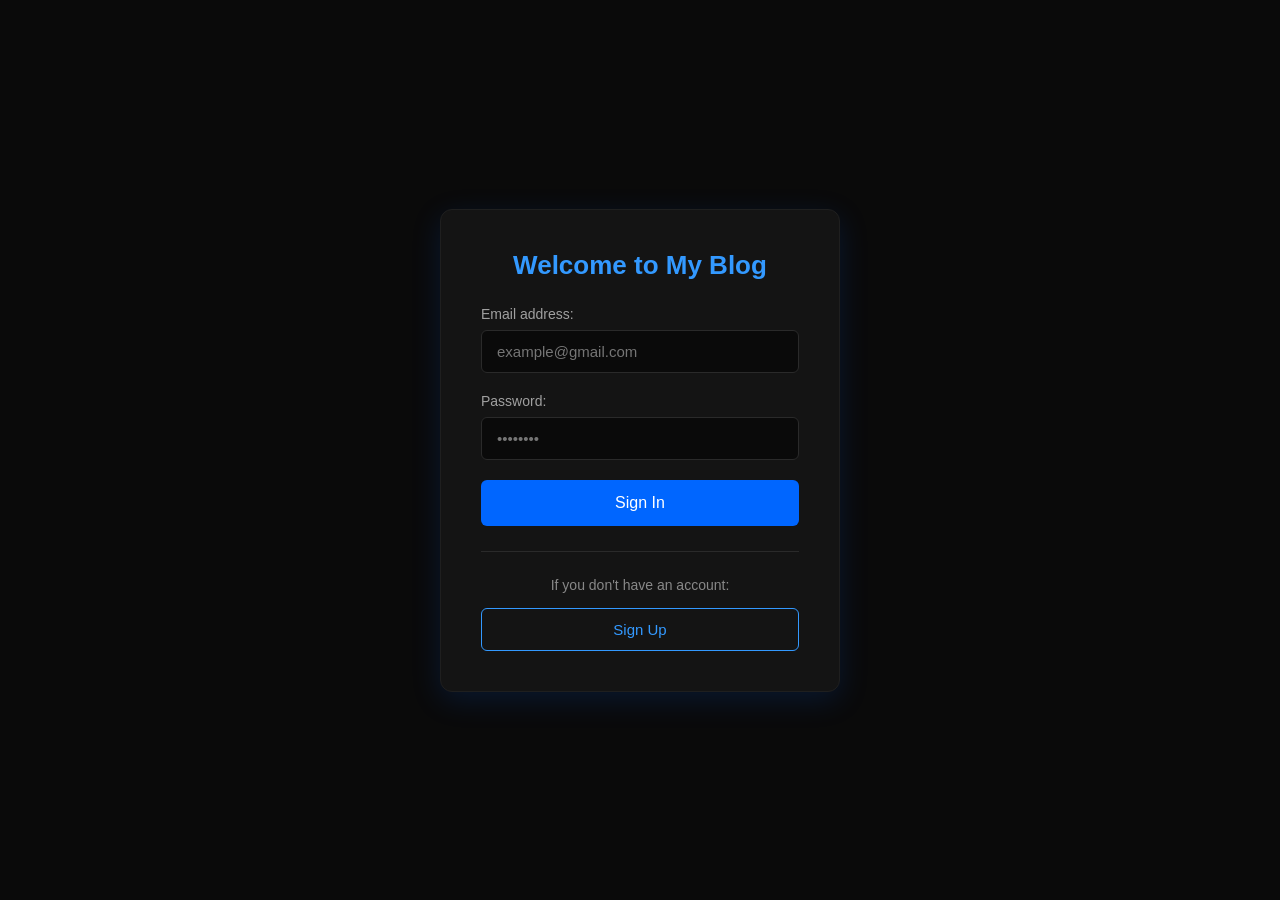
<file: templates/index.html>
<!DOCTYPE html>
<html lang="en">
<head>
    <meta charset="UTF-8">
    <meta name="viewport" content="width=device-width, initial-scale=1.0">
    <title>İmarət Blog - Login</title>
    <link rel="stylesheet" href="style.css">
</head>
<body>

    <div class="login-container">
        <h1>Welcome to My Blog</h1>

        <!-- Formun id-sini 'loginForm' etdik, action və method-u sildik, çünki JS həll edəcək -->
        <form id="loginForm">

            <div class="input-group">
                <label>Email address:</label>
                <input type="email" name="email" placeholder="example@gmail.com" required>
            </div>

            <div class="input-group">
                <label>Password:</label>
                <input type="password" name="password" placeholder="••••••••" required>
            </div>

            <!-- Xəta mesajının görünəcəyi yer (başlanğıcda gizlidir) -->
            <p id="errorMessage" style="color: #ff4d4d; font-size: 14px; display: none; margin-bottom: 15px; text-align: center;"></p>

            <button type="submit" class="btn-signin">Sign In</button>

        </form>

        <div class="action-group">
            <span>If you don't have an account:</span>
            <a href="sign_up.html" class="btn-signup">Sign Up</a>
        </div>
    </div>

    <!-- JavaScript Kodu -->
    <script>
        document.getElementById('loginForm').addEventListener('submit', function(e) {
            // Düyməyə basanda səhifənin yenilənməsinin və ya başqa yerə keçməsinin qarşısını alır
            e.preventDefault();

            // Formdakı email və şifrəni götürür
            const formData = new FormData(this);
            const errorMsg = document.getElementById('errorMessage');

            // Məlumatı Python-a (Backend-ə) göndərir
            fetch('http://127.0.0.1:5000/login', {
                method: 'POST',
                body: formData
            })
            .then(response => response.json())
            .then(data => {
                if (data.status === 'success') {
                    // Əgər database-də varsa, növbəti səhifəyə keç
                    window.location.href = 'blog.html';
                } else {
                    // Əgər database-də yoxdursa, qırmızı xəta mesajını göstər
                    errorMsg.style.display = 'block';
                    errorMsg.textContent = data.message;
                }
            })
            .catch(error => {
                errorMsg.style.display = 'block';
                errorMsg.textContent = "Serverlə əlaqə qurulmadı. Python kodunun işlədiyinə əmin olun.";
            });
        });
    </script>

</body>
</html>
</file>
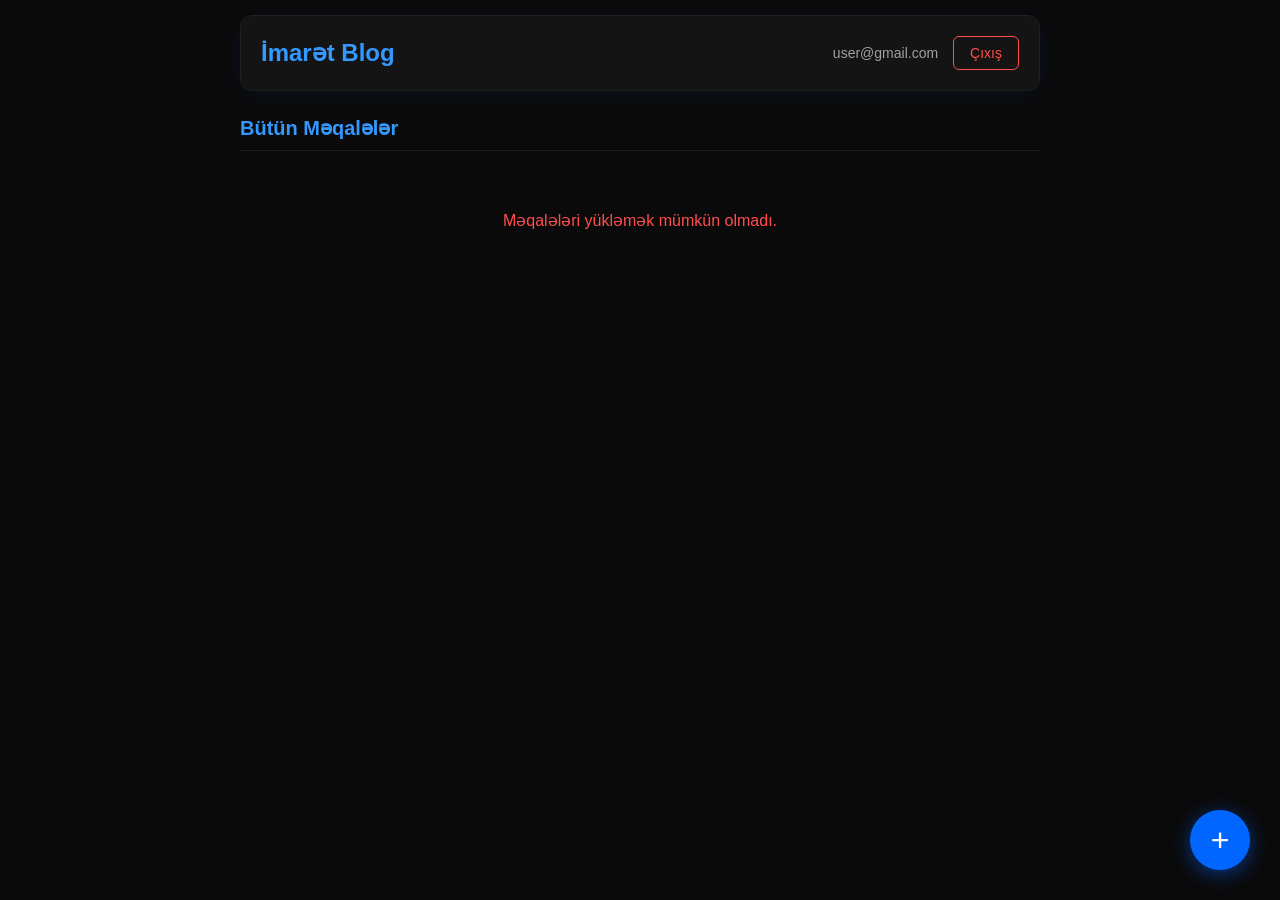
<file: templates/blog.html>
<!DOCTYPE html>
<html lang="en">
<head>
    <meta charset="UTF-8">
    <meta name="viewport" content="width=device-width, initial-scale=1.0">
    <title>İmarət Blog - Məqalələr</title>
    <style>
        * {
            margin: 0;
            padding: 0;
            box-sizing: border-box;
            font-family: 'Segoe UI', Tahoma, Geneva, Verdana, sans-serif;
        }

        body {
            background-color: #0a0a0a;
            color: #ffffff;
            min-height: 100vh;
            display: flex;
            flex-direction: column;
            align-items: center;
            padding-bottom: 80px;
        }

        /* Naviqasiya Paneli */
        header {
            width: 100%;
            max-width: 800px;
            display: flex;
            justify-content: space-between;
            align-items: center;
            padding: 20px;
            margin-top: 15px;
            background-color: #141414;
            border: 1px solid #1f1f1f;
            border-radius: 12px;
            box-shadow: 0 4px 20px rgba(0, 102, 255, 0.08);
        }

        header h1 {
            color: #3399ff;
            font-size: 24px;
        }

        .user-info {
            display: flex;
            align-items: center;
            gap: 15px;
        }

        .user-email {
            font-size: 14px;
            color: #a0a0a0;
        }

        .btn-logout {
            background-color: transparent;
            color: #ff4d4d;
            border: 1px solid #ff4d4d;
            padding: 8px 16px;
            border-radius: 6px;
            font-size: 14px;
            cursor: pointer;
            transition: 0.3s ease;
        }

        .btn-logout:hover {
            background-color: rgba(255, 77, 77, 0.1);
        }

        /* Əsas Konteyner */
        .container {
            width: 90%;
            max-width: 800px;
            margin-top: 25px;
        }

        .section-title {
            color: #3399ff;
            font-size: 20px;
            margin-bottom: 20px;
            border-bottom: 1px solid #1f1f1f;
            padding-bottom: 10px;
        }

        /* Məqalə Kartı */
        .post-card {
            background-color: #141414;
            padding: 25px;
            border-radius: 12px;
            border: 1px solid #1f1f1f;
            margin-bottom: 25px;
            box-shadow: 0 4px 15px rgba(0, 0, 0, 0.3);
        }

        .post-header {
            display: flex;
            justify-content: space-between;
            align-items: flex-start;
            margin-bottom: 12px;
        }

        .post-title {
            color: #ffffff;
            font-size: 22px;
            font-weight: 600;
        }

        .post-author {
            background-color: rgba(0, 102, 255, 0.15);
            color: #3399ff;
            padding: 4px 10px;
            border-radius: 20px;
            font-size: 12px;
            font-weight: 500;
            border: 1px solid rgba(0, 102, 255, 0.3);
        }

        .post-date {
            font-size: 12px;
            color: #666666;
            margin-bottom: 15px;
        }

        .post-content {
            color: #d0d0d0;
            font-size: 15px;
            line-height: 1.6;
            margin-bottom: 20px;
            white-space: pre-line;
        }

        /* Rəylər Bölməsi */
        .comments-section {
            border-top: 1px solid #222222;
            padding-top: 15px;
            margin-top: 15px;
        }

        .comments-title {
            font-size: 14px;
            color: #888888;
            margin-bottom: 10px;
        }

        .comment-item {
            background-color: #0a0a0a;
            padding: 10px 14px;
            border-radius: 8px;
            margin-bottom: 8px;
            border: 1px solid #1a1a1a;
        }

        .comment-header {
            display: flex;
            justify-content: space-between;
            font-size: 12px;
            color: #3399ff;
            margin-bottom: 4px;
        }

        .comment-date {
            color: #555555;
        }

        .comment-text {
            font-size: 13px;
            color: #cccccc;
        }

        /* Rəy Yazmaq Xanası */
        .add-comment-box {
            display: flex;
            gap: 10px;
            margin-top: 12px;
        }

        .add-comment-box input {
            flex: 1;
            padding: 10px 14px;
            background-color: #0a0a0a;
            border: 1px solid #2a2a2a;
            border-radius: 6px;
            color: #ffffff;
            font-size: 13px;
        }

        .add-comment-box input:focus {
            border-color: #3399ff;
            outline: none;
        }

        .btn-comment {
            background-color: #0066ff;
            color: #ffffff;
            border: none;
            padding: 10px 18px;
            border-radius: 6px;
            font-size: 13px;
            cursor: pointer;
            transition: 0.2s ease;
        }

        .btn-comment:hover {
            background-color: #0052cc;
        }

        /* Sabit Floating Plus (+) Düyməsi */
        .fab-btn {
            position: fixed;
            bottom: 30px;
            right: 30px;
            width: 60px;
            height: 60px;
            border-radius: 50%;
            background-color: #0066ff;
            color: #ffffff;
            font-size: 32px;
            border: none;
            cursor: pointer;
            box-shadow: 0 4px 20px rgba(0, 102, 255, 0.5);
            display: flex;
            align-items: center;
            justify-content: center;
            transition: transform 0.3s ease, background-color 0.3s ease;
            z-index: 1000;
        }

        .fab-btn:hover {
            transform: scale(1.1);
            background-color: #0052cc;
        }

        /* Modal (Məqalə Əlavə Etmə Pəncərəsi) */
        .modal-overlay {
            position: fixed;
            top: 0;
            left: 0;
            width: 100%;
            height: 100%;
            background-color: rgba(0, 0, 0, 0.85);
            display: none;
            justify-content: center;
            align-items: center;
            z-index: 9999;
        }

        .modal-card {
            background-color: #141414;
            padding: 30px;
            border-radius: 12px;
            border: 1px solid #1f1f1f;
            width: 90%;
            max-width: 500px;
            box-shadow: 0 8px 30px rgba(0, 102, 255, 0.25);
            position: relative;
        }

        .modal-header {
            display: flex;
            justify-content: space-between;
            align-items: center;
            margin-bottom: 20px;
        }

        .modal-header h3 {
            color: #3399ff;
            font-size: 20px;
        }

        .btn-close {
            background: none;
            border: none;
            color: #a0a0a0;
            font-size: 28px;
            cursor: pointer;
            line-height: 1;
        }

        .btn-close:hover {
            color: #ffffff;
        }

        .input-group {
            margin-bottom: 15px;
        }

        input[type="text"],
        textarea {
            width: 100%;
            padding: 12px 15px;
            background-color: #0a0a0a;
            border: 1px solid #2a2a2a;
            border-radius: 6px;
            color: #ffffff;
            font-size: 14px;
        }

        textarea {
            resize: vertical;
            min-height: 120px;
        }

        input[type="text"]:focus,
        textarea:focus {
            border-color: #3399ff;
            outline: none;
        }

        .btn-publish {
            background-color: #0066ff;
            color: #ffffff;
            border: none;
            padding: 12px;
            border-radius: 6px;
            font-size: 15px;
            font-weight: 500;
            cursor: pointer;
            width: 100%;
            transition: 0.3s ease;
        }

        .btn-publish:hover {
            background-color: #0052cc;
        }

        .no-posts {
            text-align: center;
            color: #666666;
            padding: 40px;
        }
    </style>
</head>
<body>

    <!-- Header / Navbar -->
    <header>
        <h1>İmarət Blog</h1>
        <div class="user-info">
            <span class="user-email" id="currentUser">İstifadəçi: Anonymous</span>
            <button class="btn-logout" onclick="logout()">Çıxış</button>
        </div>
    </header>

    <!-- Əsas Məqalələr Akışı -->
    <div class="container">
        <h2 class="section-title">Bütün Məqalələr</h2>
        <div id="postsFeed">
            <p class="no-posts">Məqalələr yüklənir...</p>
        </div>
    </div>

    <!-- Sabit (+) Məqalə Əlavə Et Düyməsi -->
    <button class="fab-btn" id="openModalBtn" title="Yeni Məqalə Yaz">+</button>

    <!-- Modal (Yeni Məqalə Yaratma Pəncərəsi) -->
    <div class="modal-overlay" id="postModal">
        <div class="modal-card">
            <div class="modal-header">
                <h3>Yeni Məqalə Əlavə Et</h3>
                <button class="btn-close" id="closeModalBtn">&times;</button>
            </div>
            <form id="createPostForm">
                <div class="input-group">
                    <input type="text" id="postTitle" placeholder="Məqalənin başlığı..." required>
                </div>
                <div class="input-group">
                    <textarea id="postContent" placeholder="Məqalə mətni..." required></textarea>
                </div>
                <button type="submit" class="btn-publish">Paylaş</button>
                <p id="postStatus" style="font-size: 13px; margin-top: 10px; display: none; text-align: center;"></p>
            </form>
        </div>
    </div>

    <!-- JavaScript -->
    <script>
        let loggedUser = localStorage.getItem('userEmail') || 'user@gmail.com';
        document.getElementById('currentUser').textContent = loggedUser;

        // Modal Elements
        const modal = document.getElementById('postModal');
        const openModalBtn = document.getElementById('openModalBtn');
        const closeModalBtn = document.getElementById('closeModalBtn');

        // Modal Açma Funksiyası
        function openModal() {
            if (modal) modal.style.display = 'flex';
        }

        // Modal Bağlama Funksiyası
        function closeModal() {
            if (modal) {
                modal.style.display = 'none';
                document.getElementById('postStatus').style.display = 'none';
            }
        }

        // Event Listeners for Modal
        if (openModalBtn) {
            openModalBtn.addEventListener('click', openModal);
        }

        if (closeModalBtn) {
            closeModalBtn.addEventListener('click', closeModal);
        }

        // Modal qara fonuna kliklədikdə də bağlansın
        window.addEventListener('click', function(e) {
            if (e.target === modal) {
                closeModal();
            }
        });

        // Səhifə açılan kimi məqalələri yükləyirik
        document.addEventListener('DOMContentLoaded', loadPosts);

        // 1. Məqalələri və Rəyləri Yükləmək
        function loadPosts() {
            fetch('http://127.0.0.1:5000/get_posts')
            .then(response => response.json())
            .then(data => {
                const feed = document.getElementById('postsFeed');
                feed.innerHTML = '';

                if (data.status === 'success' && data.posts.length > 0) {
                    data.posts.forEach(post => {
                        let commentsHTML = '';
                        if (post.comments && post.comments.length > 0) {
                            post.comments.forEach(c => {
                                commentsHTML += `
                                    <div class="comment-item">
                                        <div class="comment-header">
                                            <span>${escapeHTML(c.author)}</span>
                                            <span class="comment-date">${c.date}</span>
                                        </div>
                                        <div class="comment-text">${escapeHTML(c.content)}</div>
                                    </div>
                                `;
                            });
                        } else {
                            commentsHTML = '<p style="font-size: 12px; color: #555;">Hələ rəy yoxdur. İlk rəyi siz yazın!</p>';
                        }

                        const postCard = `
                            <div class="post-card">
                                <div class="post-header">
                                    <h3 class="post-title">${escapeHTML(post.title)}</h3>
                                    <span class="post-author">✍️ ${escapeHTML(post.author)}</span>
                                </div>
                                <div class="post-date">📅 ${post.date}</div>
                                <p class="post-content">${escapeHTML(post.content)}</p>

                                <div class="comments-section">
                                    <div class="comments-title">💬 Rəylər (${post.comments.length})</div>
                                    <div id="comments-list-${post.id}">
                                        ${commentsHTML}
                                    </div>

                                    <div class="add-comment-box">
                                        <input type="text" id="comment-input-${post.id}" placeholder="Rəyinizi yazın..." required>
                                        <button class="btn-comment" onclick="submitComment(${post.id})">Göndər</button>
                                    </div>
                                </div>
                            </div>
                        `;
                        feed.innerHTML += postCard;
                    });
                } else {
                    feed.innerHTML = '<p class="no-posts">Hələ heç bir məqalə paylaşılmayıb.</p>';
                }
            })
            .catch(err => {
                document.getElementById('postsFeed').innerHTML = '<p class="no-posts" style="color: #ff4d4d;">Məqalələri yükləmək mümkün olmadı.</p>';
            });
        }

        // 2. Rəy Göndərmək
        function submitComment(postId) {
            const inputField = document.getElementById(`comment-input-${postId}`);
            const content = inputField.value.trim();

            if (!content) return;

            const formData = new FormData();
            formData.append('post_id', postId);
            formData.append('content', content);
            formData.append('author_email', loggedUser);

            fetch('http://127.0.0.1:5000/add_comment', {
                method: 'POST',
                body: formData
            })
            .then(res => res.json())
            .then(data => {
                if (data.status === 'success') {
                    inputField.value = '';
                    loadPosts();
                } else {
                    alert(data.message);
                }
            });
        }

        // 3. Yeni Məqalə Paylaşmaq
        document.getElementById('createPostForm').addEventListener('submit', function(e) {
            e.preventDefault();

            const title = document.getElementById('postTitle').value;
            const content = document.getElementById('postContent').value;
            const statusMsg = document.getElementById('postStatus');

            const formData = new FormData();
            formData.append('title', title);
            formData.append('content', content);
            formData.append('author_email', loggedUser);

            fetch('http://127.0.0.1:5000/create_post', {
                method: 'POST',
                body: formData
            })
            .then(res => res.json())
            .then(data => {
                statusMsg.style.display = 'block';
                statusMsg.textContent = data.message;

                if (data.status === 'success') {
                    statusMsg.style.color = '#00e676';
                    document.getElementById('postTitle').value = '';
                    document.getElementById('postContent').value = '';
                    setTimeout(() => {
                        closeModal();
                        loadPosts();
                    }, 1000);
                } else {
                    statusMsg.style.color = '#ff4d4d';
                }
            });
        });

        function logout() {
            localStorage.removeItem('userEmail');
            window.location.href = 'index.html';
        }

        function escapeHTML(str) {
            return str.replace(/[&<>'"]/g,
                tag => ({
                    '&': '&amp;',
                    '<': '&lt;',
                    '>': '&gt;',
                    "'": '&#39;',
                    '"': '&quot;'
                }[tag] || tag)
            );
        }
    </script>
</body>
</html>
</file>
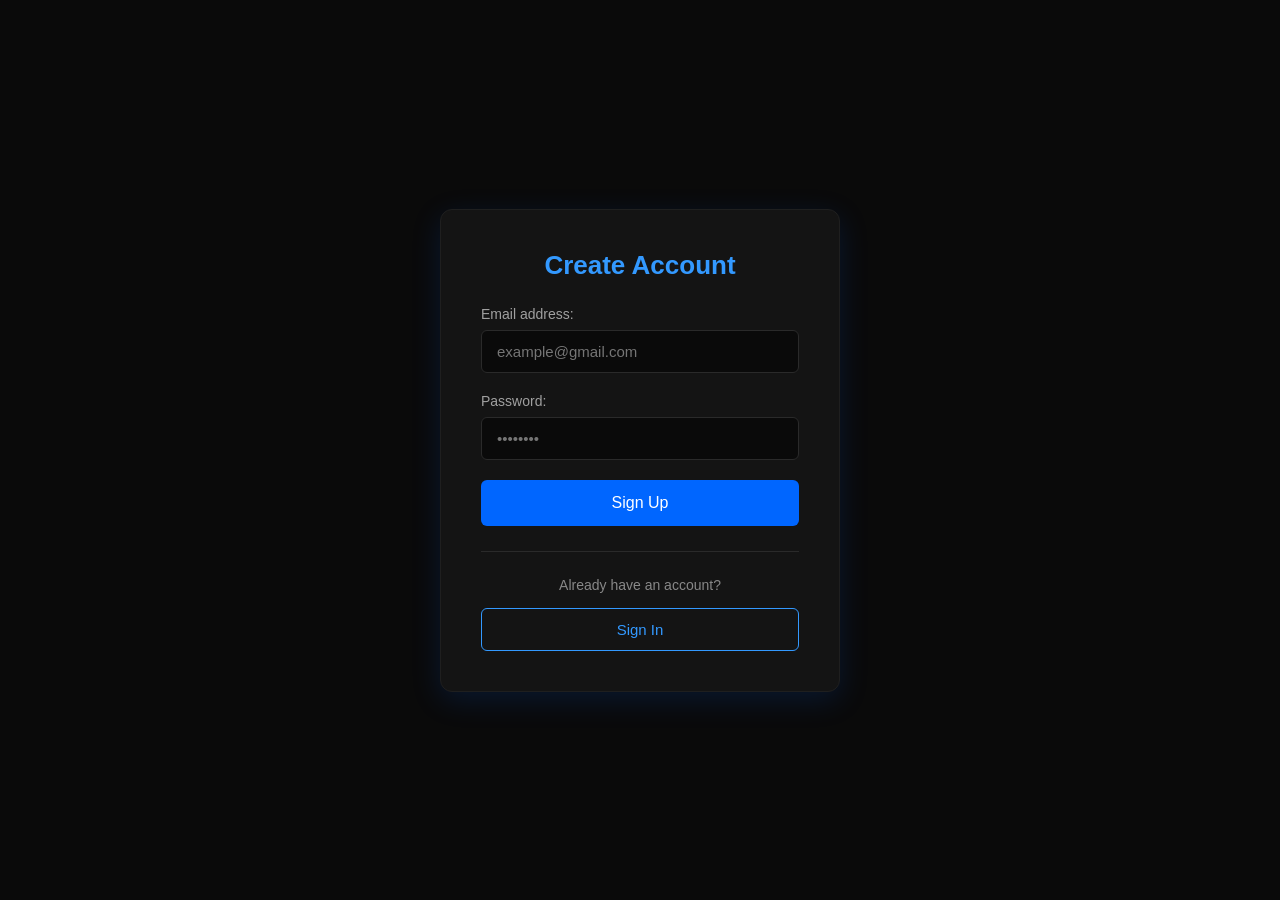
<file: templates/sign_up.html>
<!DOCTYPE html>
<html lang="en">
<head>
    <meta charset="UTF-8">
    <meta name="viewport" content="width=device-width, initial-scale=1.0">
    <title>Sign Up - İmarət Blog</title>
    <!-- CSS-i olduğu kimi index-dən bura gətiririk ki, tək fayl olsun -->
    <style>
        * { margin: 0; padding: 0; box-sizing: border-box; font-family: 'Segoe UI', Tahoma, Geneva, Verdana, sans-serif; }
        body { background-color: #0a0a0a; display: flex; justify-content: center; align-items: center; height: 100vh; color: #ffffff; }
        .signup-container { background-color: #141414; padding: 40px; border-radius: 12px; box-shadow: 0 8px 30px rgba(0, 102, 255, 0.15); border: 1px solid #1f1f1f; width: 90%; max-width: 400px; }
        h1 { color: #3399ff; margin-bottom: 25px; font-size: 26px; font-weight: 600; text-align: center; }
        .input-group { margin-bottom: 20px; }
        label { display: block; font-size: 14px; color: #a0a0a0; margin-bottom: 8px; }
        input[type="email"], input[type="password"] { width: 100%; padding: 12px 15px; background-color: #0a0a0a; border: 1px solid #2a2a2a; border-radius: 6px; color: #ffffff; font-size: 15px; transition: 0.3s ease; }
        input[type="email"]:focus, input[type="password"]:focus { border-color: #3399ff; box-shadow: 0 0 8px rgba(0, 102, 255, 0.2); outline: none; }
        .btn-submit { background-color: #0066ff; color: #ffffff; border: none; padding: 14px; border-radius: 6px; font-size: 16px; font-weight: 500; cursor: pointer; display: block; text-align: center; width: 100%; margin-top: 10px; transition: 0.3s ease; }
        .btn-submit:hover { background-color: #0052cc; box-shadow: 0 4px 15px rgba(0, 102, 255, 0.4); }
        .action-group { margin-top: 25px; padding-top: 25px; border-top: 1px solid #2a2a2a; text-align: center; }
        .action-group span { display: block; font-size: 14px; color: #888888; margin-bottom: 15px; }
        .btn-signin { background-color: transparent; color: #3399ff; border: 1px solid #3399ff; padding: 12px; border-radius: 6px; font-size: 15px; text-decoration: none; display: block; width: 100%; transition: 0.3s ease; }
        .btn-signin:hover { background-color: rgba(0, 102, 255, 0.1); }
    </style>
</head>
<body>

    <div class="signup-container">
        <h1>Create Account</h1>

        <form id="signupForm">
            <div class="input-group">
                <label>Email address:</label>
                <input type="email" name="email" placeholder="example@gmail.com" required>
            </div>

            <div class="input-group">
                <label>Password:</label>
                <input type="password" name="password" placeholder="••••••••" required>
            </div>

            <!-- Mesaj qutusu: Həm xətanı, həm də uğurlu nəticəni göstərəcək -->
            <p id="messageBox" style="font-size: 14px; display: none; margin-bottom: 15px; text-align: center; font-weight: 500;"></p>

            <button type="submit" class="btn-submit">Sign Up</button>
        </form>

        <div class="action-group">
            <span>Already have an account?</span>
            <a href="index.html" class="btn-signin">Sign In</a>
        </div>
    </div>

    <script>
        document.getElementById('signupForm').addEventListener('submit', function(e) {
            e.preventDefault();

            const formData = new FormData(this);
            const msgBox = document.getElementById('messageBox');

            // Məlumatı Python-dakı /signup funksiyasına göndəririk
            fetch('http://127.0.0.1:5000/signup', {
                method: 'POST',
                body: formData
            })
            .then(response => response.json())
            .then(data => {
                msgBox.style.display = 'block';
                msgBox.textContent = data.message;

                if (data.status === 'success') {
                    // Uğurlu olsa yaşıl rənglə yaz və 2 saniyə sonra daxil ol səhifəsinə (index.html) yönləndir
                    msgBox.style.color = '#00e676';
                    setTimeout(() => {
                        window.location.href = 'index.html';
                    }, 2000);
                } else {
                    // Xəta olsa qırmızı rənglə yaz
                    msgBox.style.color = '#ff4d4d';
                }
            })
            .catch(error => {
                msgBox.style.display = 'block';
                msgBox.style.color = '#ff4d4d';
                msgBox.textContent = "Serverlə əlaqə qurulmadı.";
            });
        });
    </script>

</body>
</html>
</file>
<file: templates/style.css>
/* Ümumi tənzimləmələr */
* {
    margin: 0;
    padding: 0;
    box-sizing: border-box;
    font-family: 'Segoe UI', Tahoma, Geneva, Verdana, sans-serif;
}

/* Qara arxa fon və tam mərkəzləşdirmə */
body {
    background-color: #0a0a0a;
    display: flex;
    justify-content: center;
    align-items: center;
    height: 100vh;
    color: #ffffff;
}

/* Əsas qutunun (kartın) dizaynı */
.login-container {
    background-color: #141414;
    padding: 40px;
    border-radius: 12px;
    box-shadow: 0 8px 30px rgba(0, 102, 255, 0.15);
    border: 1px solid #1f1f1f;
    width: 90%;
    max-width: 400px;
}

/* Başlıq */
h1 {
    color: #3399ff;
    margin-bottom: 25px;
    font-size: 26px;
    font-weight: 600;
    text-align: center;
}

/* Input sahələri üçün dizayn */
.input-group {
    margin-bottom: 20px;
}

label {
    display: block;
    font-size: 14px;
    color: #a0a0a0;
    margin-bottom: 8px;
}

input[type="email"],
input[type="password"] {
    width: 100%;
    padding: 12px 15px;
    background-color: #0a0a0a;
    border: 1px solid #2a2a2a;
    border-radius: 6px;
    color: #ffffff;
    font-size: 15px;
    transition: border-color 0.3s ease, box-shadow 0.3s ease;
}

/* Inputa kliklədikdə (focus) yaranan göy effekt */
input[type="email"]:focus,
input[type="password"]:focus {
    border-color: #3399ff;
    box-shadow: 0 0 8px rgba(0, 102, 255, 0.2);
    outline: none;
}

/* Əsas "Sign In" düyməsinin dizaynı (Tam göy rəng) */
.btn-signin {
    background-color: #0066ff;
    color: #ffffff;
    border: none;
    padding: 14px;
    border-radius: 6px;
    font-size: 16px;
    font-weight: 500;
    cursor: pointer;
    text-decoration: none;
    display: block;
    text-align: center;
    width: 100%;
    margin-top: 10px;
    transition: 0.3s ease;
}

.btn-signin:hover {
    background-color: #0052cc;
    box-shadow: 0 4px 15px rgba(0, 102, 255, 0.4);
}

/* Qeydiyyat hissəsini yuxarıdan ayıran xətt */
.action-group {
    margin-top: 25px;
    padding-top: 25px;
    border-top: 1px solid #2a2a2a;
    text-align: center;
}

.action-group span {
    display: block;
    font-size: 14px;
    color: #888888;
    margin-bottom: 15px;
}

/* İkinci "Sign Up" düyməsinin dizaynı (Göy çərçivəli) */
.btn-signup {
    background-color: transparent;
    color: #3399ff;
    border: 1px solid #3399ff;
    padding: 12px;
    border-radius: 6px;
    font-size: 15px;
    font-weight: 500;
    cursor: pointer;
    text-decoration: none;
    display: block;
    width: 100%;
    transition: 0.3s ease;
}

.btn-signup:hover {
    background-color: rgba(0, 102, 255, 0.1);
}

/* Düymələrə basıldıqda yaranan kiçilmə animasiyası */
.btn-signin:active,
.btn-signup:active {
    transform: scale(0.97);
}
</file>
